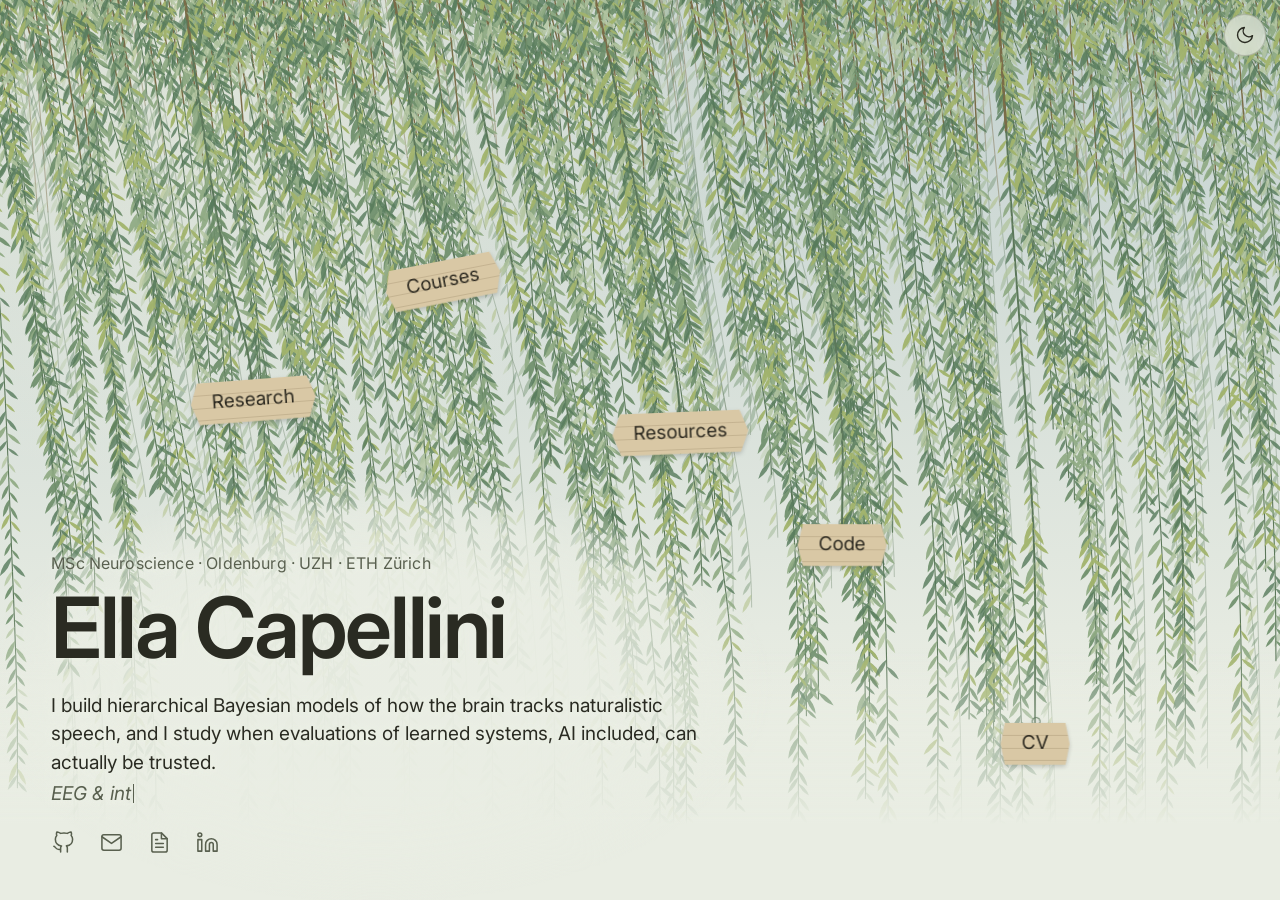
<file: index.html>
<!doctype html>
<html lang="en">
<head>
<meta charset="utf-8">
<meta name="viewport" content="width=device-width, initial-scale=1, viewport-fit=cover">
<meta name="color-scheme" content="light dark">
<title>Ella Capellini</title>
<script>
/* light or dark: the visitor's choice (shared with the rest of the site through the same key), else the system setting */
(function () {
  var d = document.documentElement, s = null;
  d.classList.add('js');
  try { s = localStorage.getItem('quarto-color-scheme'); } catch (e) {}
  var dark = s ? s === 'alternate' : matchMedia('(prefers-color-scheme: dark)').matches;
  d.dataset.theme = dark ? 'dark' : 'light';
})();
</script>
<link rel="preconnect" href="https://fonts.googleapis.com">
<link rel="preconnect" href="https://fonts.gstatic.com" crossorigin>
<link href="https://fonts.googleapis.com/css2?family=Inter:ital,wght@0,400;0,500;0,600;1,400&display=swap" rel="stylesheet">
<style>
/* ---------- palette: first light over a lake, and the same lake at night ---------- */
:root {
  --sky-top: #C3D1D0;  --sky-bot: #E9EDE3;  --glow: rgba(255, 250, 226, .55);
  --bark: #3B3A30;     --bark-dark: #22211A; --bark-lite: #6E694F;  --twig: #7A6C48;
  --stem: #5C775A;
  --leaf-a: #6E8F6B;   --leaf-b: #8FAA83;   --leaf-c: #B4C6A2;  --leaf-d: #A2B46C;  --leaf-e: #557A5A;
  --clay: #D9C8A5;     --ink: #2C2920;
  --text: #2A2B22;     --text-soft: #59604F;
  --focus: #2F5D8A;
  /* the typeface: change it here (and in the <link> above) */
  --font: "Inter", system-ui, -apple-system, "Segoe UI", Roboto, "Helvetica Neue", Arial, sans-serif;
}
:root[data-theme="dark"] {
  --sky-top: #0C171B;  --sky-bot: #1C2D2A;  --glow: rgba(150, 190, 190, .10);
  --bark: #0F1A1C;     --bark-dark: #070D0F; --bark-lite: #2B4642;  --twig: #6F7B55;
  --stem: #5F8C77;
  --leaf-a: #4F7C6B;   --leaf-b: #7BA88E;   --leaf-c: #B4D3B0;  --leaf-d: #93B872;  --leaf-e: #3A6656;
  --clay: #C9B891;     --ink: #1F1B13;
  --text: #DCE6DA;     --text-soft: #9DB2A4;
  --focus: #8FBFEA;
}
@media (prefers-color-scheme: dark) {          /* only used if scripts are off */
  :root:not([data-theme]) {
    --sky-top: #0C171B;  --sky-bot: #1C2D2A;  --glow: rgba(150, 190, 190, .10);
    --bark: #0F1A1C;     --bark-dark: #070D0F; --bark-lite: #2B4642;  --twig: #6F7B55;
    --stem: #5F8C77;
    --leaf-a: #4F7C6B;   --leaf-b: #7BA88E;   --leaf-c: #B4D3B0;  --leaf-d: #93B872;  --leaf-e: #3A6656;
    --clay: #C9B891;     --ink: #1F1B13;
    --text: #DCE6DA;     --text-soft: #9DB2A4;
    --focus: #8FBFEA;
  }
}

* { box-sizing: border-box; }
html, body { height: 100%; margin: 0; }
html { background: var(--sky-bot); }
body {
  overflow: hidden;
  touch-action: none;               /* a finger drag is wind, not scroll */
  font-family: var(--font);
  color: var(--text);
  background:
    radial-gradient(90vmax 70vmax at 14% -8%, var(--glow), transparent 62%),   /* light coming through the leaves */
    linear-gradient(to bottom, var(--sky-top), var(--sky-bot) 78%);
}

canvas { position: fixed; inset: 0; pointer-events: none; }
#tree  { z-index: 1; }
.js #tree { opacity: 0; transition: opacity 1800ms ease; }
.js #tree.show { opacity: 1; }
.js #tree.instant { transition: none; }

.mist {
  position: fixed; left: 0; right: 0; bottom: 0; height: 28vh; z-index: 2;
  background: linear-gradient(to top, var(--sky-bot) 30%, transparent);
  pointer-events: none;
}

/* name + tagline (home) and back/see-all (inside a branch) share the bottom-left corner */
.id, .crumb {
  position: fixed; z-index: 3;
  left: calc(env(safe-area-inset-left, 0px) + clamp(20px, 4vw, 56px));
  bottom: calc(env(safe-area-inset-bottom, 0px) + clamp(20px, 4vh, 44px));
  max-width: min(36rem, calc(100vw - 40px));
}
.id { max-width: min(46rem, calc(100vw - 40px)); text-shadow: 0 0 .55em var(--sky-bot), 0 0 .18em var(--sky-bot); }   /* a halo, so words stay readable over the leaves */
.id::before {                                   /* a soft clearing in the foliage behind the words (fades out fully inside its box) */
  content: ""; position: absolute; z-index: -1; pointer-events: none;
  inset: -5.5rem -6rem -3rem -5rem;
  background: radial-gradient(ellipse 46% 48% at 47% 50%,
    color-mix(in srgb, var(--sky-bot) 95%, transparent) 55%, color-mix(in srgb, var(--sky-bot) 62%, transparent) 80%, transparent 100%);
}
.id .eyebrow { margin: 0 0 .6em; font-size: clamp(13px, .45vw + 11px, 16px); line-height: 1.4; color: var(--text-soft); letter-spacing: .01em; }
.id h1 {
  margin: 0 0 .26em; font-weight: 600; line-height: 1.02; letter-spacing: -.028em;
  font-size: clamp(44px, 6.6vw, 96px);
}
.id .lede { max-width: 36em; margin: 0; line-height: 1.5; font-size: clamp(16px, .55vw + 12px, 20px); }
.id .l2 { margin: .15em 0 0; min-height: 1.5em; line-height: 1.5; font-size: clamp(16px, .55vw + 12px, 20px); font-style: italic; color: var(--text-soft); }
.js .id { opacity: 0; transition: opacity 1000ms ease; }
.js body.on .id { opacity: 1; }
.js body.deep .id { opacity: 0; pointer-events: none; }

.crumb {
  z-index: 6; display: flex; flex-direction: column; align-items: flex-start; gap: .55em;
  font-size: clamp(17px, 1.3vw + 9px, 20px); line-height: 1.35;
  opacity: 0; visibility: hidden; transition: opacity 400ms ease, visibility 0s 400ms;
}
body.crumb-on .crumb { opacity: 1; visibility: visible; transition: opacity 800ms ease; }
.crumb button, .crumb a {
  font: inherit; color: var(--text); background: none; border: 0; padding: 0; margin: 0;
  text-align: left; cursor: pointer;
  text-decoration: underline; text-decoration-thickness: 1px; text-underline-offset: .22em;
}
.crumb .quiet { color: var(--text-soft); font-style: italic; text-decoration: none; }
.crumb :focus-visible { outline: 2px solid var(--focus); outline-offset: 4px; }

/* links under the last phrase: GitHub, email, CV, LinkedIn (line icons from Feather, MIT) */
.id .links { display: flex; gap: .25rem; margin: .7rem 0 0 -.6rem; }
.id .links a {
  display: grid; place-items: center; width: 44px; height: 44px; border-radius: 50%;
  color: var(--text-soft); transition: color 200ms ease, transform 200ms ease;
}
.id .links a:hover { color: var(--text); transform: translateY(-2px); }
.id .links a:focus-visible { outline: 2px solid var(--focus); outline-offset: 1px; color: var(--text); }
.id .links svg { width: 23px; height: 23px; fill: none; stroke: currentColor; stroke-width: 1.6; stroke-linecap: round; stroke-linejoin: round; }
.js .id .links { opacity: 0; visibility: hidden; transition: opacity 900ms ease 1500ms, visibility 0s 1500ms; }
.js body.on .id .links { opacity: 1; visibility: visible; }
.js body.on.deep .id .links { opacity: 0; visibility: hidden; transition: opacity 300ms ease, visibility 0s 300ms; }

/* light / dark switch, top right (shares its setting with the other pages) */
.theme {
  display: none; position: fixed; z-index: 6; place-items: center; width: 42px; height: 42px; padding: 0; cursor: pointer;
  top: calc(env(safe-area-inset-top, 0px) + 14px); right: calc(env(safe-area-inset-right, 0px) + 14px);
  color: var(--text); border: 1px solid color-mix(in srgb, var(--text) 20%, transparent); border-radius: 50%;
  background: color-mix(in srgb, var(--sky-bot) 70%, transparent);
  -webkit-backdrop-filter: blur(6px); backdrop-filter: blur(6px);
  transition: opacity 900ms ease, transform 200ms ease;
}
.js .theme { display: grid; opacity: 0; visibility: hidden; }
.js body.on .theme { opacity: 1; visibility: visible; }
.theme:hover { transform: rotate(18deg); }
.theme:focus-visible { outline: 2px solid var(--focus); outline-offset: 2px; }
.theme svg { width: 20px; height: 20px; fill: none; stroke: currentColor; stroke-width: 1.7; stroke-linecap: round; stroke-linejoin: round; }
.theme .sun { display: none; }
:root[data-theme="dark"] .theme .sun { display: block; }
:root[data-theme="dark"] .theme .moon { display: none; }

.typing::after {
  content: ""; display: inline-block; width: 1px; height: 1em; margin-left: 2px;
  background: currentColor; vertical-align: -.12em; animation: blink 1s steps(1) infinite;
}
@keyframes blink { 50% { opacity: 0; } }
.sr { position: absolute; width: 1px; height: 1px; overflow: hidden; clip: rect(0 0 0 0); white-space: nowrap; }

/* ---------- tablets (Linear B "palm-leaf" tablets) ---------- */
#tablets { position: fixed; inset: 0; z-index: 4; pointer-events: none; }
.js #tablets { visibility: hidden; }
.js body.on #tablets { visibility: visible; }

.tablet {
  position: absolute; left: 0; top: 0; display: block;
  color: var(--ink); text-decoration: none; text-align: center;
  font-size: clamp(14px, 1.1vw + 9px, 19px); line-height: 1.2;
  transform-origin: 50% 0; will-change: transform, opacity;
  filter: drop-shadow(0 2px 2px rgba(0, 0, 0, .18));
  opacity: 0;                        /* JS sets opacity every frame */
}
.tablet::before {                    /* the little ring the strand ties through */
  content: ""; position: absolute; top: -6px; left: 50%; width: 7px; height: 7px;
  margin-left: -3.5px; border: 1.5px solid var(--stem); border-radius: 50%;
}
.slab {
  display: block; max-width: 11.5em; padding: .45em 1.1em .55em; text-wrap: balance;
  clip-path: polygon(6% 0, 94% 0, 100% 50%, 94% 100%, 6% 100%, 0 50%);
  background:
    repeating-linear-gradient(to bottom, transparent 0 .62em, rgba(70, 50, 20, .14) .62em calc(.62em + 1px)),
    var(--clay);
  transition: filter 200ms ease;
}
.tablet:hover .slab, .tablet:focus-visible .slab { filter: brightness(1.08); }
.tablet:focus-visible { outline: 2px solid var(--focus); outline-offset: 5px; }

.ns { position: fixed; top: 24px; left: 24px; display: flex; flex-wrap: wrap; gap: 1.2em; z-index: 6; }
.ns a { color: var(--text); }

@media (prefers-reduced-motion: reduce) { .typing::after { animation: none; } }
</style>
</head>
<body>

<canvas id="tree" aria-hidden="true"></canvas>
<div class="mist" aria-hidden="true"></div>

<button type="button" class="theme" id="theme" aria-label="Toggle dark mode" title="Toggle dark mode">
  <svg class="moon" viewBox="0 0 24 24" aria-hidden="true"><path d="M21 12.79A9 9 0 1 1 11.21 3 7 7 0 0 0 21 12.79z"/></svg>
  <svg class="sun" viewBox="0 0 24 24" aria-hidden="true"><circle cx="12" cy="12" r="5"/><line x1="12" y1="1" x2="12" y2="3"/><line x1="12" y1="21" x2="12" y2="23"/><line x1="4.22" y1="4.22" x2="5.64" y2="5.64"/><line x1="18.36" y1="18.36" x2="19.78" y2="19.78"/><line x1="1" y1="12" x2="3" y2="12"/><line x1="21" y1="12" x2="23" y2="12"/><line x1="4.22" y1="19.78" x2="5.64" y2="18.36"/><line x1="18.36" y1="5.64" x2="19.78" y2="4.22"/></svg>
</button>

<header class="id">
  <p class="eyebrow" id="eyebrow">MSc Neuroscience · Oldenburg · UZH · ETH Zürich</p>
  <h1>Ella Capellini</h1>
  <p class="sr" id="desc"></p>
  <p id="l1" class="lede">I build hierarchical Bayesian models of how the brain tracks naturalistic speech, and I study when evaluations of learned systems, AI included, can actually be trusted.</p>
  <p id="l2" class="l2" aria-hidden="true"></p>
  <nav class="links" id="links" aria-label="Elsewhere"></nav>
</header>

<div class="crumb" id="crumb">
  <button type="button" id="back">Back</button>
  <a id="all" href="#"></a>
</div>

<nav id="tablets" aria-label="Sections"></nav>
<noscript>
  <nav class="ns" aria-label="Sections">
    <a href="research/">Research</a><a href="courses/">Courses</a><a href="resources/">Resources</a>
    <a href="https://github.com/ellacapellini">Code</a><a href="cv/Ella-Capellini-CV.pdf">CV</a>
    <a href="mailto:ella.capellini@uzh.ch">Email</a>
    <a href="https://www.linkedin.com/in/ella-capellini/">LinkedIn</a>
  </nav>
</noscript>

<script>
(() => {
'use strict';

/* =====================================================================
   EDIT ME — everything you'd want to change lives in this block.
   A section with `children` zooms in and grows a new branch when clicked;
   without `children` it simply opens its page. Children can have children too.
   ===================================================================== */
const CONFIG = {
  tree: false,     // false: only the leaves, hanging from the top edge.  true: the trunk and limbs they hang from
  eyebrow: 'MSc Neuroscience · Oldenburg · UZH · ETH Zürich',
  lede: 'I build hierarchical Bayesian models of how the brain tracks naturalistic speech, and I study when evaluations of learned systems, AI included, can actually be trusted.',   // shown at once
  phrases: ['EEG & intracranial recordings', 'hierarchical Bayesian inference', 'prosody & cortical entrainment',
            'Ancient Greek & Linear B', 'probably on a trail somewhere'],   // last one stays on screen
  description: 'Neuroscience student in Oldenburg, Zürich (UZH and ETH). Hierarchical Bayesian models of neural responses to speech, reliable evaluation of learned systems, EEG, Ancient Greek and Linear B.',
  // Icons under the last phrase. An empty `href` hides that icon.
  links: [
    { label: 'GitHub',   icon: 'github',   href: 'https://github.com/ellacapellini', external: true },
    { label: 'Email',    icon: 'mail',     href: 'mailto:ella.capellini@uzh.ch' },
    { label: 'CV (PDF)', icon: 'file',     href: 'cv/Ella-Capellini-CV.pdf', external: true },
    { label: 'LinkedIn', icon: 'linkedin', href: 'https://www.linkedin.com/in/ella-capellini/', external: true },
  ],
  sections: [
    { label: 'Research',  href: 'research/' },
    { label: 'Courses',   href: 'courses/' },
    { label: 'Resources', href: 'resources/' },
    { label: 'Code',      href: 'https://github.com/ellacapellini', external: true },
    { label: 'CV',        href: 'cv/Ella-Capellini-CV.pdf', external: true },   // opens the PDF
  ],
};
/* ===================================================================== */

const $ = s => document.querySelector(s);
const clamp = (v, a, b) => Math.min(b, Math.max(a, v));
const lerp = (a, b, t) => a + (b - a) * t;
const eio = v => v < .5 ? 4 * v * v * v : 1 - Math.pow(-2 * v + 2, 3) / 2;
const approach = (v, t, d) => v < t ? Math.min(t, v + d) : Math.max(t, v - d);
const sleep = ms => new Promise(r => setTimeout(r, ms));
const RM = matchMedia('(prefers-reduced-motion: reduce)').matches;

/* ---------- colours come from the CSS variables, so light and dark just work ---------- */
const root = document.documentElement, rootStyle = getComputedStyle(root);
let C = {};
function readColors() {
  const g = n => rootStyle.getPropertyValue(n).trim();
  C = { bark: g('--bark'), barkDark: g('--bark-dark'), barkLite: g('--bark-lite'), twig: g('--twig'), stem: g('--stem'),
        text: g('--text'), leaves: ['--leaf-a', '--leaf-b', '--leaf-c', '--leaf-d', '--leaf-e'].map(g) };
  if (stack.length) paintBranches(stack[0]);
}
const stored = () => { try { return localStorage.getItem('quarto-color-scheme'); } catch (e) { return null; } };
function setTheme(dark, remember) {
  root.dataset.theme = dark ? 'dark' : 'light';
  if (remember) { try { localStorage.setItem('quarto-color-scheme', dark ? 'alternate' : 'default'); } catch (e) {} }
  readColors();
}
$('#theme').addEventListener('click', () => setTheme(root.dataset.theme !== 'dark', true));
matchMedia('(prefers-color-scheme: dark)').addEventListener('change', e => { if (stored() === null) setTheme(e.matches, false); });

/* ---------- state ---------- */
const cv = $('#tree'), ctx = cv.getContext('2d'), nav = $('#tablets');
let W = 0, H = 0, DPR = 1, leafK = 1;
const stack = [];                       // scenes: [home tree, branch, sub-branch, ...]
let busy = false, wantDepth = 0, hist = 0, afterSettle = null, tabStart = 0;
const SEG = 13, G = 0.32, DAMP = 0.98, ITER = 6, STIFF = 0.014, K = 0.07;
let mx = -1e4, my = -1e4, lx = null, ly = null, mvx = 0, mvy = 0, gust = 0;
const top = () => stack[stack.length - 1];

/* home tree: a trunk that stands inside the frame and forks into limbs arching to the left, so the
   bottom-left stays free for your name. Everything is in viewport fractions. Each limb springs
   from the trunk at `at` (0 = foot, 1 = top) and is a cubic Bézier through three more points. */
const TRUNK = [[.99, 1.06], [1.005, .66], [.972, .30]];         // far right: the trunk is partly cut by the screen edge
const trunkPt = t => { const u = 1 - t;
  return { x: (u*u*TRUNK[0][0] + 2*u*t*TRUNK[1][0] + t*t*TRUNK[2][0]) * W,
           y: (u*u*TRUNK[0][1] + 2*u*t*TRUNK[1][1] + t*t*TRUNK[2][1]) * H }; };
const LIMBS = [
  { at: .84, p: [[.96, .10], [.55, -.03], [-.06, .16]], w0: .038, w1: .004, wt: .42 },                      // the main limb
  { at: .78, p: [[.89, .14], [.68,  .08], [.30,  .24]], w0: .024, w1: .003, wt: .22 },
  { at: .95, p: [[.98, .04], [.55, -.07], [-.06, .02]], w0: .022, w1: .003, wt: .30, fill: [.20, .30] },     // along the top edge, its leaves hang shorter
];
/* with `tree: false` the strands hang from invisible lines just above the top edge of the screen */
const CANOPY = [                                       // three layers: long strands at the back, shorter ones in front
  { p: [[-.04, -.05], [.28, -.08], [.66, -.01], [1.04, -.05]], wt: .40 },
  { p: [[-.04, -.03], [.30,  .01], [.70, -.06], [1.04, -.02]], wt: .35, fill: [.28, .34] },
  { p: [[-.04, -.07], [.34, -.03], [.72, -.09], [1.04, -.04]], wt: .25, fill: [.14, .26] },
];
const BOTTOMS        = [.44, .30, .48, .60, .72, .36];   // how far each home tablet hangs (fraction of height); the first ones sit above the name
const BOTTOMS_NARROW = [.50, .30, .56, .40, .62, .36];   // phones
const SUB_BOTTOMS = [.50, .64, .44, .72, .57];

function bez(p, t) {
  const u = 1 - t, a = u*u*u, b = 3*u*u*t, c = 3*u*t*t, d = t*t*t;
  return { x: a*p[0][0] + b*p[1][0] + c*p[2][0] + d*p[3][0],
           y: a*p[0][1] + b*p[1][1] + c*p[2][1] + d*p[3][1] };
}
function sampleLimb(L) { L.s = []; for (let i = 0; i <= 160; i++) L.s.push(bez(L.pa, i / 160)); }

/* ---------- tablets ---------- */
const scrambleChars = 'αβγδεζηθικλμνξοπρστυφχψω';
function scramble(el, final) {
  if (RM) return;
  clearInterval(el._t);
  let f = 0; const total = 14;
  el._t = setInterval(() => {
    f++;
    let out = '';
    for (let i = 0; i < final.length; i++)
      out += (!/[A-Za-z]/.test(final[i]) || i < final.length * f / total)
        ? final[i] : scrambleChars[(Math.random() * scrambleChars.length) | 0];
    el.textContent = out;
    if (f >= total) { clearInterval(el._t); el.textContent = final; }
  }, 32);
}
function fixWidth(a) { a.style.width = ''; a.style.width = a.offsetWidth + 'px'; }   // scramble never changes width

function makeTablet(node, sc, idx) {
  const a = document.createElement('a');
  a.className = 'tablet'; a.href = node.href; a.setAttribute('aria-label', node.label);
  if (node.external) { a.target = '_blank'; a.rel = 'noopener'; }
  const s = document.createElement('span'); s.className = 'slab'; s.textContent = node.label;
  a.appendChild(s); nav.appendChild(a); fixWidth(a);
  a.addEventListener('pointerenter', () => scramble(s, node.label));
  a.addEventListener('focus', () => { if (a.matches(':focus-visible')) scramble(s, node.label); });
  a.addEventListener('click', e => {
    if (e.metaKey || e.ctrlKey || e.shiftKey || e.button) return;     // let "open in new tab" work
    if (busy) { e.preventDefault(); return; }
    if (node.children && sc === top()) { e.preventDefault(); openNode(sc, idx); }
    /* otherwise: follow the link (a page, or the title tablet of an open branch = the full list) */
  });
  return a;
}

/* ---------- scenes ---------- */
function newScene(parent, nodes) {
  return { parent, child: null, nodes, limbs: [], strands: [], cats: [], back: [], front: [],
           e: 0, eT: 0, g: parent ? 0 : 1, gT: 1, focus: { x: 0, y: 0 }, dest: { x: 0, y: 0 },
           focusIdx: -1, branches: null };
}

function makeStrand(ax, ay, len, o = {}) {
  const n = Math.max(4, Math.round(len / SEG) + 1);
  const s = { n, m: n, ax, ay, t: 0, vis: 1, ph: Math.random() * 6.28, back: !!o.back, cat: !!o.cat, rot: 0,
    x: new Float32Array(n), y: new Float32Array(n), px: new Float32Array(n), py: new Float32Array(n),
    lc: new Uint8Array(n), ll: new Float32Array(n), lk: new Float32Array(n * 4) };
  for (let i = 0; i < n; i++) {
    s.x[i] = s.px[i] = ax + (Math.random() - .5) * 2;
    s.y[i] = s.py[i] = ay + i * SEG;
    const r = Math.random();                                   // five greens, from yellow-green to deep
    s.lc[i] = r < .26 ? 0 : r < .50 ? 1 : r < .64 ? 2 : r < .82 ? 3 : 4;
    s.ll[i] = Math.random() < .97 ? (12 + Math.random() * 10) * leafK : 0;
    const a = .38 + Math.random() * .34;                       // how far the leaf leans away from the twig (radians)
    s.lk[i * 4] = Math.cos(a); s.lk[i * 4 + 1] = Math.sin(a); s.lk[i * 4 + 2] = Math.cos(a * 1.25); s.lk[i * 4 + 3] = Math.sin(a * 1.25);
  }
  return s;
}

/* hang filler strands from the limbs, then one long strand + tablet per node.
   Anchors are spaced evenly along each limb, with a random jitter: full, but never a bare stretch. */
function populate(sc, o) {
  const total = sc.limbs.reduce((a, L) => a + L.wt, 0);
  for (const L of sc.limbs) {
    const nL = Math.round(o.nFill * L.wt / total), N = L.s.length - 1, i0 = Math.ceil(o.tmin * N);
    for (let j = 0; j < nL; j++) {
      const idx = Math.min(N, Math.floor(i0 + (j + Math.random()) / nL * (N - i0))), pt = L.s[idx];
      if (pt.x < o.xmin || pt.x > o.xmax) continue;
      const fl = L.fill || o.fill, bottom = H * (fl[0] + fl[1] * Math.pow(Math.random(), .75));
      const s = makeStrand(pt.x, pt.y, Math.max(70, bottom - pt.y), { back: Math.random() < .4 });
      s.t = idx / N; sc.strands.push(s);
    }
  }
  if (o.crown) {                                            // short, leafy strands close to the wood: the crown is full up to the limbs
    for (const L of sc.limbs) {
      const nL = Math.round(o.crown * L.wt / total), N = L.s.length - 1;
      for (let j = 0; j < nL; j++) {
        const idx = Math.min(N, Math.floor(1 + (j + Math.random()) / nL * (N - 1))), pt = L.s[idx];
        if (pt.x < o.xmin || pt.x > o.xmax) continue;
        const s = makeStrand(pt.x, pt.y, 45 + Math.random() * 95, { back: Math.random() < .3 });
        s.t = idx / N; sc.strands.push(s);
      }
    }
  }
  const k = sc.nodes.length, L0 = sc.limbs[0], j0 = Math.floor(o.tmin * (L0.s.length - 1));
  sc.nodes.forEach((node, i) => {
    const tx = lerp(o.catRange[0], o.catRange[1], k > 1 ? i / (k - 1) : .5);
    let bj = j0, bd = 1e9;
    for (let j = j0; j < L0.s.length; j++) { const d = Math.abs(L0.s[j].x - tx); if (d < bd) { bd = d; bj = j; } }
    const pt = L0.s[bj];
    const s = makeStrand(pt.x, pt.y, Math.max(120, H * o.bottoms[i % o.bottoms.length] - pt.y), { cat: true });
    s.t = bj / (L0.s.length - 1); s.idx = i; s.el = makeTablet(node, sc, i);
    sc.cats.push(s);
  });
  sc.back = sc.strands.filter(s => s.back);
  sc.front = sc.strands.filter(s => !s.back);
}

/* where the name block sits, so the first tablets can hang above it instead of over it */
function heroBox() {
  const id = $('.id'), h1 = id.querySelector('h1'), rg = document.createRange();
  rg.selectNodeContents(h1);
  return { top: id.getBoundingClientRect().top,
           right: Math.max(rg.getBoundingClientRect().right, id.querySelector('.lede').getBoundingClientRect().right) };
}

function buildRoot() {
  nav.innerHTML = '';
  stack.length = 0; wantDepth = 0; busy = false; afterSettle = null;
  document.body.classList.remove('deep', 'crumb-on');
  const sc = newScene(null, CONFIG.sections), k = CONFIG.sections.length;
  sc.limbs = CONFIG.tree
    ? LIMBS.map(L => { const s = trunkPt(L.at);
        return { pa: [[s.x, s.y], ...L.p.map(([x, y]) => [x * W, y * H])], w0: L.w0, w1: L.w1, wt: L.wt, fill: L.fill }; })
    : CANOPY.map(L => ({ pa: L.p.map(([x, y]) => [x * W, y * H]), w0: 0, w1: 0, wt: L.wt, fill: L.fill }));
  sc.limbs.forEach(sampleLimb);
  const hero = heroBox(), catRange = [W * .14, W * .78];
  const catX = i => lerp(catRange[0], catRange[1], k > 1 ? i / (k - 1) : .5);
  const over = i => catX(i) - 60 < hero.right;                        // this tablet hangs in front of the name block
  let bottoms = (W < 700 ? BOTTOMS_NARROW : BOTTOMS).slice(0, k);
  const deepest = Math.max(0, ...bottoms.filter((_, i) => over(i)));
  const fit = deepest > 0 ? clamp((hero.top - 58) / (H * deepest), .45, 1) : 1;
  bottoms = bottoms.map((b, i) => over(i) ? b * fit : b);
  populate(sc, { nFill: clamp(Math.round(W / (W < 700 ? 5 : 3.8)), 100, 290), xmin: CONFIG.tree ? 0 : -W * .03, xmax: CONFIG.tree ? W * .985 : W * 1.03, tmin: 0,
                 fill: [.46, .38], crown: clamp(Math.round(W / (W < 700 ? 4 : 6)), 70, 210), catRange, bottoms });
  stack.push(sc);
  paintBranches(sc);
}

/* a branch that grows out of the clicked tablet and sweeps to the right */
function buildBranch(parent, idx) {
  const node = parent.nodes[idx], sc = newScene(parent, node.children);
  const x0 = parent.dest.x, y0 = parent.dest.y, x1 = W * .95, Ln = x1 - x0;
  sc.limbs = [{ pa: [[x0, y0], [x0 + .30 * Ln, y0 - .07 * H], [x0 + .65 * Ln, y0 - .04 * H], [x1, y0 + .05 * H]],
                w0: .016, w1: .0025, wt: 1 }];
  sc.limbs.forEach(sampleLimb);
  populate(sc, { nFill: clamp(Math.round(Ln / 5), 36, 150), xmin: x0, xmax: x1, tmin: .06,
                 fill: [.36, .36], catRange: [x0 + .20 * Ln, x0 + .90 * Ln], bottoms: SUB_BOTTOMS });
  return sc;
}

/* ---------- bark ----------
   Limbs are tapering tubes, lit from the upper left: a dark body, a mid tone and a pale lit edge,
   then broken fissures along the grain, knots, and a few bare twiglets. */
const LIGHT = { x: -.5, y: -.85 };

function makeFur(ws, n) {
  let wm = 0; for (const v of ws) wm += v; wm /= ws.length;
  const count = wm < 7 ? 0 : clamp(Math.round(wm / 3.2), 4, 24), fur = [];
  for (let f = 0; f < count; f++) {
    const runs = []; let i = Math.floor(Math.random() * 14);
    while (i < n) { const len = 10 + Math.floor(Math.random() * 40); runs.push([i, Math.min(n, i + len)]); i += len + 4 + Math.floor(Math.random() * 22); }
    fur.push({ u: Math.random() * 1.7 - .85, amp: .04 + Math.random() * .08, fq: .15 + Math.random() * .3, ph: Math.random() * 6.3,
               a: .25 + Math.random() * .3, lite: Math.random() < .28, k: .05 + Math.random() * .06, runs });
  }
  return fur;
}
function makeTube(pts, ws) {
  const n = pts.length - 1, x = new Float32Array(n + 1), y = new Float32Array(n + 1);
  const nx = new Float32Array(n + 1), ny = new Float32Array(n + 1), w = new Float32Array(n + 1);
  const e1 = new Float32Array(n + 1), e2 = new Float32Array(n + 1), ph = Array.from({ length: 4 }, () => Math.random() * 6.28);
  const nz = (i, a, b) => .55 * Math.sin(i * a + b) + .3 * Math.sin(i * a * 2.7 + b * 1.7) + .15 * Math.sin(i * a * 6 + b * .6);
  let side = 0;
  for (let i = 0; i <= n; i++) {
    x[i] = pts[i].x; y[i] = pts[i].y;
    const a = pts[Math.max(0, i - 1)], b = pts[Math.min(n, i + 1)];
    let tx = b.x - a.x, ty = b.y - a.y; const l = Math.sqrt(tx * tx + ty * ty) || 1; tx /= l; ty /= l;
    nx[i] = -ty; ny[i] = tx; side += nx[i] * LIGHT.x + ny[i] * LIGHT.y;
  }
  if (side < 0) for (let i = 0; i <= n; i++) { nx[i] = -nx[i]; ny[i] = -ny[i]; }   // one consistent lit side
  for (let i = 0; i <= n; i++) {                                                   // wood is never a perfect pipe
    w[i] = ws[i] * (1 + .08 * nz(i, .09, ph[0]));
    const d = .10 * ws[i] * nz(i, .07, ph[1]); x[i] += nx[i] * d; y[i] += ny[i] * d;
    e1[i] = nz(i, .13, ph[2]); e2[i] = nz(i, .11, ph[3]);
  }
  return { n, x, y, nx, ny, w, e1, e2, fur: makeFur(ws, n) };
}
/* all tubes are painted pass by pass (dark body, mid tone, lit edge), so where a limb springs from the
   trunk the colours simply flow together instead of showing a seam */
function paintTubes(g, list, A) {
  const pass = (lo, hi, col, al) => {
    for (const { P, upto } of list) {
      const lim = Math.max(2, Math.floor(P.n * upto));
      g.beginPath();
      for (let i = 0; i <= lim; i++) {
        const o = P.w[i] * .5 * hi(P, i), px = P.x[i] + P.nx[i] * o, py = P.y[i] + P.ny[i] * o;
        if (i) g.lineTo(px, py); else g.moveTo(px, py);
      }
      for (let i = lim; i >= 0; i--) { const o = P.w[i] * .5 * lo(P, i); g.lineTo(P.x[i] + P.nx[i] * o, P.y[i] + P.ny[i] * o); }
      g.closePath(); g.globalAlpha = A * al; g.fillStyle = col; g.fill();
    }
  };
  pass(() => -1, () => 1, C.barkDark, 1);
  pass((P, i) => -.55 + .22 * P.e2[i], () => 1, C.bark, 1);
  pass((P, i) => .15 + .22 * P.e1[i], (P, i) => .95 - .1 * Math.abs(P.e1[i]), C.barkLite, .5);
  g.lineCap = 'round'; g.lineJoin = 'round';
  for (const { P, upto } of list) {
    const lim = Math.max(2, Math.floor(P.n * upto));
    for (const f of P.fur) {
      g.strokeStyle = f.lite ? C.barkLite : C.barkDark; g.globalAlpha = A * f.a;
      for (const [i0, i1] of f.runs) {
        if (i0 >= lim) break;
        g.lineWidth = clamp(P.w[i0] * f.k, .7, 2.6); g.beginPath();
        for (let i = i0; i <= Math.min(i1, lim); i++) {
          const o = P.w[i] * .5 * (f.u + f.amp * Math.sin(i * f.fq + f.ph)), px = P.x[i] + P.nx[i] * o, py = P.y[i] + P.ny[i] * o;
          if (i === i0) g.moveTo(px, py); else g.lineTo(px, py);
        }
        g.stroke();
      }
    }
  }
  g.globalAlpha = 1;
}
function limbTubes(sc, upto) {
  const scale = Math.max(W, 900);
  return sc.limbs.map(L => {
    if (!L.tube) {
      const N = L.s.length - 1, ws = [];
      for (let i = 0; i <= N; i++) ws.push(Math.max(1.5, lerp(L.w0, L.w1, Math.pow(i / N, .8)) * scale));
      L.tube = makeTube(L.s, ws);
    }
    return { P: L.tube, upto };
  });
}
function drawLimbs(c, sc, upto, A) { paintTubes(c, limbTubes(sc, upto), A); }

function seeded(seed) {                                          // small deterministic random: the tree repaints identically in light and dark
  return () => { seed = seed + 0x6D2B79F5 | 0; let t = Math.imul(seed ^ seed >>> 15, 1 | seed);
                 t = t + Math.imul(t ^ t >>> 7, 61 | t) ^ t; return ((t ^ t >>> 14) >>> 0) / 4294967296; };
}
function knots(g, P, rnd) {
  for (let j = 0; j < 5; j++) {
    const i = Math.floor(P.n * (.12 + rnd() * .7)), o = P.w[i] * .5 * (rnd() * 1.2 - .6);
    const cx = P.x[i] + P.nx[i] * o, cy = P.y[i] + P.ny[i] * o, r = P.w[i] * (.05 + rnd() * .05);
    g.globalAlpha = .55; g.fillStyle = C.barkDark; g.beginPath(); g.ellipse(cx, cy, r * .7, r * 1.3, .2, 0, 6.283); g.fill();
    g.globalAlpha = .35; g.strokeStyle = C.barkLite; g.lineWidth = 1; g.beginPath(); g.ellipse(cx - 1, cy - 1, r * .7, r * 1.3, .2, 3.4, 5.9); g.stroke();
  }
  g.globalAlpha = 1;
}
function twiglets(g, sc, rnd) {                                         // short bare shoots along the limbs, where the curtain begins
  g.lineCap = 'round'; g.strokeStyle = C.bark;
  for (const L of sc.limbs) {
    const N = L.s.length - 1, count = Math.round(22 * L.wt);
    for (let j = 0; j < count; j++) {
      const p = L.s[8 + Math.floor(rnd() * (N - 16))], ang = (rnd() - .5) * .9, len = 9 + rnd() * 20;
      const dx = Math.sin(ang), dy = Math.cos(ang);
      g.globalAlpha = .5; g.lineWidth = .9 + rnd() * .6;
      g.beginPath(); g.moveTo(p.x, p.y); g.quadraticCurveTo(p.x + dx * len * .5, p.y + len * .45, p.x + dx * len, p.y + dy * len); g.stroke();
    }
  }
  g.globalAlpha = 1;
}
function sprays(g, sc, rnd) {                                       // leafy shoots along the limbs (drawn under the wood)
  const P = [0, 1, 2, 3, 4].map(() => new Path2D());
  const total = sc.limbs.reduce((a, L) => a + L.wt, 0);
  for (const { P: T } of limbTubes(sc, 1)) {
    const L = sc.limbs.find(l => l.tube === T), count = Math.round(150 * L.wt / total);
    for (let j = 0; j < count; j++) {
      const i = 3 + Math.floor(rnd() * (T.n - 6)), o = T.w[i] * .5 * (.2 + rnd() * .7);
      const bx = T.x[i] + T.nx[i] * o, by = T.y[i] + T.ny[i] * o, base = Math.atan2(T.ny[i], T.nx[i]);
      for (let k = 0, m = 4 + Math.floor(rnd() * 4); k < m; k++) {
        const a = base + (rnd() - .5) * 2.1, r = rnd(), c = r < .26 ? 0 : r < .50 ? 1 : r < .64 ? 2 : r < .82 ? 3 : 4;
        lens(P[c], bx, by, Math.cos(a), Math.sin(a) + .3, (11 + rnd() * 13) * leafK);
      }
    }
  }
  for (let c = 0; c < 5; c++) { g.globalAlpha = LEAF_ALPHA[c]; g.fillStyle = C.leaves[c]; g.fill(P[c]); }
  g.globalAlpha = 1;
}
function paintBranches(sc) {
  if (!CONFIG.tree && !sc.parent) { sc.bare = true; sc.branches = null; return; }   // leaves only
  const b = document.createElement('canvas');
  b.width = W * DPR; b.height = H * DPR;
  const g = b.getContext('2d'); g.setTransform(DPR, 0, 0, DPR, 0, 0);
  const tw = clamp(W * .075, 30, 120), steps = 56, pts = [], ws = [];      // trunk: flares at the foot, tapers upwards
  for (let i = 0; i <= steps; i++) {
    const t = i / steps; pts.push(trunkPt(t)); ws.push(lerp(tw * 1.35, tw * .35, Math.pow(t, .7)));
  }
  if (!sc.trunk) sc.trunk = makeTube(pts, ws);
  if (!sc.seed) sc.seed = (Math.random() * 1e9) | 0;
  const tubes = [{ P: sc.trunk, upto: 1 }, ...limbTubes(sc, 1)];
  sprays(g, sc, seeded(sc.seed + 2));
  paintTubes(g, tubes, 1);
  knots(g, sc.trunk, seeded(sc.seed));
  twiglets(g, sc, seeded(sc.seed + 1));
  sc.branches = b;
}

/* ---------- opening and closing branches ---------- */
function openNode(sc, idx) {
  if (busy || sc !== top() || !sc.nodes[idx].children) return;
  const cat = sc.cats[idx], n = cat.n;
  sc.focusIdx = idx;
  sc.focus = { x: cat.x[n - 1], y: cat.y[n - 1] };                    // freeze where the tablet was clicked
  sc.dest  = { x: clamp(W * .13, 95, 200), y: H * .17 };              // where it flies to (top-left)
  const child = buildBranch(sc, idx);
  sc.child = child; stack.push(child);
  sc.eT = 1; child.gT = 1;
  document.body.classList.add('deep');
  const node = sc.nodes[idx];
  $('#all').textContent = 'See everything in ' + node.label; $('#all').href = node.href;
  try { history.pushState({ ec: stack.length - 1 }, ''); hist = stack.length - 1; } catch (e) {}
  wantDepth = stack.length - 1;
  afterSettle = () => { document.body.classList.add('crumb-on'); if (child.cats[0]) child.cats[0].el.focus({ preventScroll: true }); };
}
function closeTop() {
  if (busy || stack.length < 2) return;
  const child = top(), par = child.parent;
  par.eT = 0; child.gT = 0;
  document.body.classList.remove('crumb-on');
  if (stack.length === 2) document.body.classList.remove('deep');
  afterSettle = () => { const c = par.cats[par.focusIdx]; if (c) c.el.focus({ preventScroll: true }); };
}
function goBack() {
  if (stack.length < 2) return;
  wantDepth = Math.max(0, stack.length - 2);
  if (hist > 0) { try { history.back(); } catch (e) {} }
}
$('#back').addEventListener('click', goBack);
addEventListener('keydown', e => { if (e.key === 'Escape') goBack(); });
addEventListener('popstate', e => { wantDepth = (e.state && e.state.ec) || 0; hist = wantDepth; });

/* ---------- camera: zoom about the clicked tablet, fade what's behind ---------- */
const Zoom = () => clamp(W / 640, 1.7, 2.1);
const compose = (a, b) => ({ s: a.s * b.s, tx: a.s * b.tx + a.tx, ty: a.s * b.ty + a.ty });   // b first, then a
function frameTransform(i) {
  let T = { s: 1, tx: 0, ty: 0 }, a = 1;
  for (let j = i; j < stack.length - 1; j++) {
    const sc = stack[j], e = eio(sc.e), s = lerp(1, Zoom(), e);
    const dx = lerp(sc.focus.x, sc.dest.x, e), dy = lerp(sc.focus.y, sc.dest.y, e);
    T = compose({ s, tx: dx - sc.focus.x * s, ty: dy - sc.focus.y * s }, T);
    a *= lerp(1, .16, e);
  }
  T.a = a; return T;
}

function tween(dt) {
  if (RM) dt *= 40;
  for (const sc of stack) {
    if (sc.child) sc.e = approach(sc.e, sc.eT, dt / (sc.eT > sc.e ? 1.1 : 1.0));
    if (sc.parent) {
      if (sc.gT === 1) { if (sc.parent.e > .3) sc.g = approach(sc.g, 1, dt / .9); }
      else sc.g = approach(sc.g, 0, dt / .6);
    }
  }
  const t = top();
  if (t.parent && t.gT === 0 && t.g <= 0 && t.parent.e <= 0) {          // fully retracted: drop the branch
    t.cats.forEach(s => s.el.remove());
    t.parent.child = null; stack.pop();
  }
  const was = busy;
  busy = stack.some(sc => (sc.child && sc.e !== sc.eT) || (sc.parent && sc.g !== sc.gT));
  if (was && !busy && afterSettle) { const f = afterSettle; afterSettle = null; f(); }
}

/* ---------- physics: every strand is a Verlet rope, the pointer is the wind ---------- */
function stepStrand(s, t, lmx, lmy, lvx, lvy, R, R2) {
  const { x, y, px, py, n } = s;
  const wa = (RM ? 0 : .05 * (Math.sin(t * .6 + s.ax * .003 + s.ph) * .5 + Math.sin(t * 1.7 + s.ax * .009 + s.ph * 2) * .25))
           + gust * .12 * (.6 + .4 * Math.sin(t * 3 - s.ax * .004));
  for (let i = 1; i < n; i++) {
    const vx = (x[i] - px[i]) * DAMP, vy = (y[i] - py[i]) * DAMP;
    px[i] = x[i]; py[i] = y[i];
    x[i] += vx + wa; y[i] += vy + G;
    if (y[i] < s.ay - 12) y[i] = s.ay - 12;               // never fly up over the limb
    const dx = x[i] - lmx, dy = y[i] - lmy, d2 = dx * dx + dy * dy;
    if (d2 < R2) { const f = 1 - Math.sqrt(d2) / R, ff = f * f * K; x[i] += lvx * ff; y[i] += lvy * ff * .5; }
  }
  const iters = s.back ? 3 : ITER;                          // faded background strands need fewer solver passes
  for (let it = 0; it < iters; it++) {
    x[0] = s.ax; y[0] = s.ay;
    for (let i = 0; i < n - 1; i++) {
      const dx = x[i + 1] - x[i], dy = y[i + 1] - y[i];
      const d = Math.sqrt(dx * dx + dy * dy) || .0001, diff = (d - SEG) / d;   // sqrt: same result as hypot, far faster
      if (i === 0) { x[1] -= dx * diff; y[1] -= dy * diff; }
      else { const h = .5 * diff; x[i] += dx * h; y[i] += dy * h; x[i + 1] -= dx * h; y[i + 1] -= dy * h; }
    }
  }
  for (let i = 2; i < n; i++) {                            // bending stiffness: no kinks
    x[i] += (2 * x[i - 1] - x[i - 2] - x[i]) * STIFF;
    y[i] += (2 * y[i - 1] - y[i - 2] - y[i]) * STIFF;
  }
  x[0] = s.ax; y[0] = s.ay;
}
function stepAll(t, Ts) {
  gust *= .992;
  for (let i = 0; i < stack.length; i++) {
    const sc = stack[i], T = Ts[i];
    if (T.a < .02) continue;
    const inv = 1 / T.s, lmx = (mx - T.tx) * inv, lmy = (my - T.ty) * inv;
    const R = clamp(W * .12, 90, 170) * inv, R2 = R * R;
    for (const s of sc.strands) stepStrand(s, t, lmx, lmy, mvx * inv, mvy * inv, R, R2);
    for (const s of sc.cats)    stepStrand(s, t, lmx, lmy, mvx * inv, mvy * inv, R, R2);
  }
  mvx *= .9; mvy *= .9;
}

/* ---------- drawing ---------- */
const LEAF_ALPHA = [.92, .92, .84, .95, .8];      // slight differences in opacity read as depth
function lens(p, bx, by, dx, dy, L) {              // a slender willow leaf: base, two curved sides, tip
  const ex = bx + dx * L, ey = by + dy * L, mx = bx + dx * L * .5, my = by + dy * L * .5, w = L * .21;
  p.moveTo(bx, by);
  p.quadraticCurveTo(mx - dy * w, my + dx * w, ex, ey);
  p.quadraticCurveTo(mx + dy * w, my - dx * w, bx, by);
}
function drawStrands(list, alpha, stemW, ls, half) {         // half: the faded background layer gets one leaf per node, not two
  if (!list.length || alpha < .01) return;
  ctx.lineCap = 'round'; ctx.lineJoin = 'round';
  const old = new Path2D(), young = new Path2D();     // twigs: browner and thicker near the limb, green and fine at the tips
  for (const s of list) {
    const { x, y, m, n } = s; if (m < 2) continue;
    const k = Math.min(m - 2, Math.max(2, (n * .2) | 0));
    old.moveTo(x[0], y[0]);
    for (let i = 1; i <= k; i++) old.quadraticCurveTo(x[i], y[i], (x[i] + x[i + 1]) / 2, (y[i] + y[i + 1]) / 2);
    young.moveTo((x[k] + x[k + 1]) / 2, (y[k] + y[k + 1]) / 2);
    for (let i = k + 1; i < m - 1; i++) young.quadraticCurveTo(x[i], y[i], (x[i] + x[i + 1]) / 2, (y[i] + y[i + 1]) / 2);
    young.lineTo(x[m - 1], y[m - 1]);
  }
  ctx.globalAlpha = alpha;
  ctx.strokeStyle = C.twig; ctx.lineWidth = stemW * 1.35; ctx.stroke(old);
  ctx.strokeStyle = C.stem; ctx.lineWidth = stemW;        ctx.stroke(young);

  const P = [new Path2D(), new Path2D(), new Path2D(), new Path2D(), new Path2D()];
  for (const s of list) {
    const { x, y, n, m, lc, ll, lk } = s; if (m < 3) continue;
    const end = Math.min(m - 1, s.cat ? n - 3 : n - 1);
    for (let i = 1; i < end; i++) {
      const L = ll[i]; if (!L) continue;
      const dx = x[i + 1] - x[i - 1], dy = y[i + 1] - y[i - 1], inv = 1 / (Math.sqrt(dx * dx + dy * dy) || 1);
      const ca = dx * inv, sa = dy * inv, k = i * 4, p = P[lc[i]];        // unit direction of the twig here
      lens(p, x[i], y[i], ca * lk[k] - sa * lk[k + 1], sa * lk[k] + ca * lk[k + 1], L * ls);                 // leaf from the node, leaning one way
      if (!half) lens(p, (x[i] + x[i + 1]) * .5, (y[i] + y[i + 1]) * .5,
           ca * lk[k + 2] + sa * lk[k + 3], sa * lk[k + 2] - ca * lk[k + 3], L * .82 * ls);                   // leaf from halfway on, leaning the other: alternate
    }
  }
  for (let c = 0; c < 5; c++) { ctx.globalAlpha = alpha * LEAF_ALPHA[c]; ctx.fillStyle = C.leaves[c]; ctx.fill(P[c]); }
  ctx.globalAlpha = 1;
}

function draw(Ts) {
  ctx.setTransform(DPR, 0, 0, DPR, 0, 0); ctx.clearRect(0, 0, W, H);
  for (let i = 0; i < stack.length; i++) {
    const sc = stack[i], T = Ts[i];
    if (T.a < .01) continue;
    const gE = sc.parent ? eio(sc.g) : 1;
    if (sc.parent) for (const list of [sc.strands, sc.cats]) for (const s of list) {   // strands grow down after the limb passes
      s.vis = clamp((gE * 1.25 - s.t) * 2.2, 0, 1);
      s.m = s.vis <= 0 ? 0 : Math.max(2, Math.round(s.vis * s.n));
    }
    ctx.setTransform(DPR * T.s, 0, 0, DPR * T.s, DPR * T.tx, DPR * T.ty);
    drawStrands(sc.back,  .45 * T.a, .8, .9, true);
    drawStrands(sc.front, T.a, 1.1, 1);
    drawStrands(sc.cats,  T.a, 2, 1.05);
    if (sc.bare) { /* no tree: nothing to draw here */ }
    else if (sc.branches) { ctx.globalAlpha = T.a; ctx.drawImage(sc.branches, 0, 0, W, H); ctx.globalAlpha = 1; }
    else drawLimbs(ctx, sc, gE, T.a);
  }
  ctx.setTransform(DPR, 0, 0, DPR, 0, 0);
  updateTablets(Ts);
}

function place(s, px, py, rot, scale, alpha, inter) {
  const el = s.el;
  el.style.transform =
    `translate(${px.toFixed(1)}px, ${py.toFixed(1)}px) translateX(-50%) rotate(${rot.toFixed(3)}rad) scale(${scale.toFixed(3)})`;
  alpha = Math.round(alpha * 100) / 100;
  if (alpha !== s._a) { el.style.opacity = alpha; s._a = alpha; }
  if (inter !== s._i) { el.style.pointerEvents = inter ? 'auto' : 'none'; el.inert = !inter; s._i = inter; }
}
function updateTablets(Ts) {
  const n = stack.length;
  const showRoot = tabStart ? clamp((performance.now() - tabStart) / 1400, 0, 1) : 0;
  for (let i = 0; i < n; i++) {
    const sc = stack[i], T = Ts[i], isTop = i === n - 1, isPar = i === n - 2;
    for (const s of sc.cats) {
      const k = s.n, ex = s.x[k - 1], ey = s.y[k - 1];
      s.rot += (-Math.atan2(ex - s.x[k - 3], ey - s.y[k - 3]) - s.rot) * .3;
      if (!isTop && !isPar) { place(s, -999, -999, 0, 1, 0, false); continue; }
      let px = T.s * ex + T.tx, py = T.s * ey + T.ty, rot = s.rot, scale = T.s, alpha, inter;
      if (isTop) {
        alpha = sc.parent ? clamp((s.vis - .85) / .15, 0, 1) : showRoot;
        inter = !busy && alpha >= .99;
      } else {
        const e = eio(sc.e);
        if (s.idx === sc.focusIdx) {           // the clicked tablet: flies to the corner and becomes the branch's title
          px = lerp(px, sc.dest.x, e); py = lerp(py, sc.dest.y, e); rot = lerp(rot, 0, e); scale = 1;
          alpha = 1; inter = !busy && sc.e >= 1;
        } else { alpha = 1 - clamp(e * 3, 0, 1); inter = false; }
      }
      place(s, px, py, rot, scale, alpha, inter);
    }
  }
}

let last = performance.now(), acc = 0;
function frame(now) {
  const ms = Math.min(50, now - last); last = now; acc += ms;
  tween(ms / 1000);
  const Ts = stack.map((_, i) => frameTransform(i));
  const STEP = 1000 / 60; let k = 0;
  while (acc >= STEP && k++ < 3) { stepAll(now / 1000, Ts); acc -= STEP; }
  draw(Ts);
  if (!busy && stack.length - 1 > wantDepth) closeTop();
  requestAnimationFrame(frame);
}

/* ---------- pointer = wind ---------- */
addEventListener('pointermove', e => {
  if (lx !== null) {
    mvx = clamp(mvx * .4 + (e.clientX - lx) * .6, -35, 35);
    mvy = clamp(mvy * .4 + (e.clientY - ly) * .6, -35, 35);
  }
  lx = mx = e.clientX; ly = my = e.clientY;
}, { passive: true });
addEventListener('pointerdown', e => { lx = mx = e.clientX; ly = my = e.clientY; }, { passive: true });
document.documentElement.addEventListener('mouseleave', () => { mx = my = -1e4; lx = ly = null; });
addEventListener('pointerup', e => { if (e.pointerType === 'touch') { mx = my = -1e4; lx = ly = null; } });

/* ---------- sizing ---------- */
function resize(force) {
  const nw = innerWidth, nh = innerHeight;
  const sameShape = nw === W && Math.abs(nh - H) < 120;          // mobile URL bar: don't rebuild
  DPR = Math.min(devicePixelRatio || 1, 2);
  cv.width = nw * DPR; cv.height = nh * DPR;
  cv.style.width = nw + 'px'; cv.style.height = nh + 'px';
  W = nw; H = nh; leafK = clamp(W / 1150, .72, 1.12);
  if (force || !sameShape) buildRoot();
}
let rz; addEventListener('resize', () => { clearTimeout(rz); rz = setTimeout(() => resize(false), 150); });

/* ---------- typewriter for the tagline ---------- */
async function typeInto(el, text, speed) {
  el.classList.add('typing');
  for (let i = 1; i <= text.length; i++) { el.textContent = text.slice(0, i); await sleep(speed + Math.random() * speed * .6); }
}
async function eraseFrom(el, speed) {
  let s = el.textContent;
  while (s.length) { s = s.slice(0, -1); el.textContent = s; await sleep(speed); }
}
async function typeAll() {                                   // the pitch is already there; only the little phrase is typed
  const l2 = $('#l2'), ph = CONFIG.phrases;
  if (RM) { l2.textContent = ph[ph.length - 1]; return; }
  for (let i = 0; i < ph.length; i++) {
    await typeInto(l2, ph[i], 48);
    if (i === ph.length - 1) break;
    await sleep(900); await eraseFrom(l2, 18);
  }
  l2.classList.remove('typing');
}

/* ---------- icons under the tagline ---------- */
const ICONS = {
  github: '<path d="M9 19c-5 1.5-5-2.5-7-3m14 6v-3.87a3.37 3.37 0 0 0-.94-2.61c3.14-.35 6.44-1.54 6.44-7A5.44 5.44 0 0 0 20 4.77 5.07 5.07 0 0 0 19.91 1S18.73.65 16 2.48a13.38 13.38 0 0 0-7 0C6.27.65 5.09 1 5.09 1A5.07 5.07 0 0 0 5 4.77a5.44 5.44 0 0 0-1.5 3.78c0 5.42 3.3 6.61 6.44 7A3.37 3.37 0 0 0 9 18.13V22"/>',
  mail: '<path d="M4 4h16c1.1 0 2 .9 2 2v12c0 1.1-.9 2-2 2H4c-1.1 0-2-.9-2-2V6c0-1.1.9-2 2-2z"/><polyline points="22,6 12,13 2,6"/>',
  file: '<path d="M14 2H6a2 2 0 0 0-2 2v16a2 2 0 0 0 2 2h12a2 2 0 0 0 2-2V8z"/><polyline points="14 2 14 8 20 8"/><line x1="16" y1="13" x2="8" y2="13"/><line x1="16" y1="17" x2="8" y2="17"/><polyline points="10 9 9 9 8 9"/>',
  linkedin: '<path d="M16 8a6 6 0 0 1 6 6v7h-4v-7a2 2 0 0 0-2-2 2 2 0 0 0-2 2v7h-4v-7a6 6 0 0 1 6-6z"/><rect x="2" y="9" width="4" height="12"/><circle cx="4" cy="4" r="2"/>',
};
function buildLinks() {
  const bar = $('#links');
  for (const l of CONFIG.links) {
    if (!l.href) continue;
    const a = document.createElement('a');
    a.href = l.href; a.title = l.label; a.setAttribute('aria-label', l.label);
    if (l.external) { a.target = '_blank'; a.rel = 'noopener'; }
    a.innerHTML = `<svg viewBox="0 0 24 24" aria-hidden="true">${ICONS[l.icon] || ''}</svg>`;
    bar.appendChild(a);
  }
}
buildLinks();

/* ---------- go ---------- */
async function start() {
  $('#eyebrow').textContent = CONFIG.eyebrow;
  $('#desc').textContent = CONFIG.description;
  $('#l1').textContent = CONFIG.lede;
  await Promise.race([Promise.all([document.fonts.load('600 40px Inter'), document.fonts.load('400 16px Inter')]), sleep(1500)]).catch(() => {});
  readColors();
  resize(true);
  requestAnimationFrame(frame);

  let seen = false;
  try { seen = sessionStorage.getItem('ec-seen') === '1'; } catch (e) {}
  if (RM || seen) {
    cv.classList.add('instant', 'show'); document.body.classList.add('on');
    tabStart = performance.now() - 2000; typeAll(); return;
  }
  await sleep(150);                                            // first visit: the tree fades in on a gust of wind, then the words
  cv.classList.add('show'); gust = 1; document.body.classList.add('on'); tabStart = performance.now();
  setTimeout(typeAll, 900);
  try { sessionStorage.setItem('ec-seen', '1'); } catch (e) {}
}
document.fonts.ready.then(() => document.querySelectorAll('.tablet').forEach(fixWidth));
start();
})();
</script>
</body>
</html>
</file>
